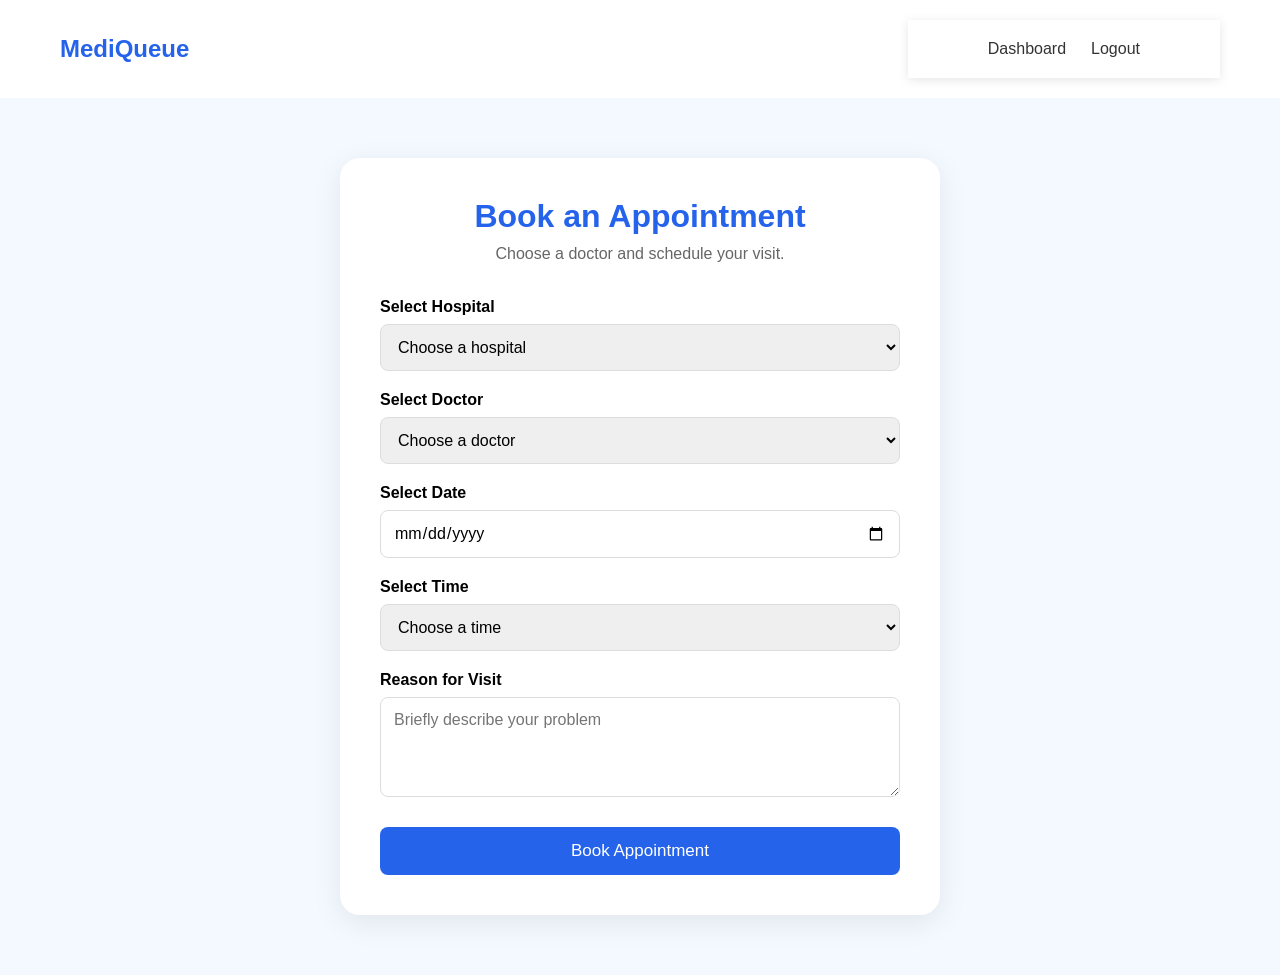
<file: frontend/appointment.html>
<!DOCTYPE html>
<html lang="en">

<head>
    <meta charset="UTF-8">
    <meta name="viewport" content="width=device-width, initial-scale=1.0">

    <title>Book Appointment - MediQueue</title>

    <link rel="stylesheet" href="css/style.css">
</head>

<body>

    <header class="dashboard-header">

        <h2>MediQueue</h2>

        <nav>
            <a href="patient-dashboard.html">Dashboard</a>
            <a href="index.html">Logout</a>
        </nav>

    </header>


    <main class="appointment-page">

        <div class="appointment-box">

            <h1>Book an Appointment</h1>

            <p class="appointment-subtitle">
                Choose a doctor and schedule your visit.
            </p>


            <form id="appointmentForm">

                <label for="hospital">Select Hospital</label>

                <select id="hospital" required>
                    <option value="">Choose a hospital</option>
                    <option value="city-hospital">City Hospital</option>
                    <option value="apollo">Apollo Hospital</option>
                    <option value="fortis">Fortis Hospital</option>
                </select>


                <label for="doctor">Select Doctor</label>

                <select id="doctor" required>
                    <option value="">Choose a doctor</option>
                    <option value="dr-sharma">Dr. Sharma - Cardiologist</option>
                    <option value="dr-mehta">Dr. Mehta - General Physician</option>
                    <option value="dr-singh">Dr. Singh - Orthopedic</option>
                </select>


                <label for="appointmentDate">Select Date</label>

                <input
                    type="date"
                    id="appointmentDate"
                    required
                >


                <label for="appointmentTime">Select Time</label>

                <select id="appointmentTime" required>

                    <option value="">Choose a time</option>

                    <option value="10:00">10:00 AM</option>
                    <option value="10:30">10:30 AM</option>
                    <option value="11:00">11:00 AM</option>
                    <option value="11:30">11:30 AM</option>
                    <option value="12:00">12:00 PM</option>
                    <option value="12:30">12:30 PM</option>

                </select>


                <label for="reason">Reason for Visit</label>

                <textarea
                    id="reason"
                    placeholder="Briefly describe your problem"
                    rows="4"
                ></textarea>


                <button
                    type="submit"
                    class="login-button"
                >
                    Book Appointment
                </button>

            </form>

        </div>

    </main>


    <script src="js/script.js"></script>

</body>

</html>
</file>
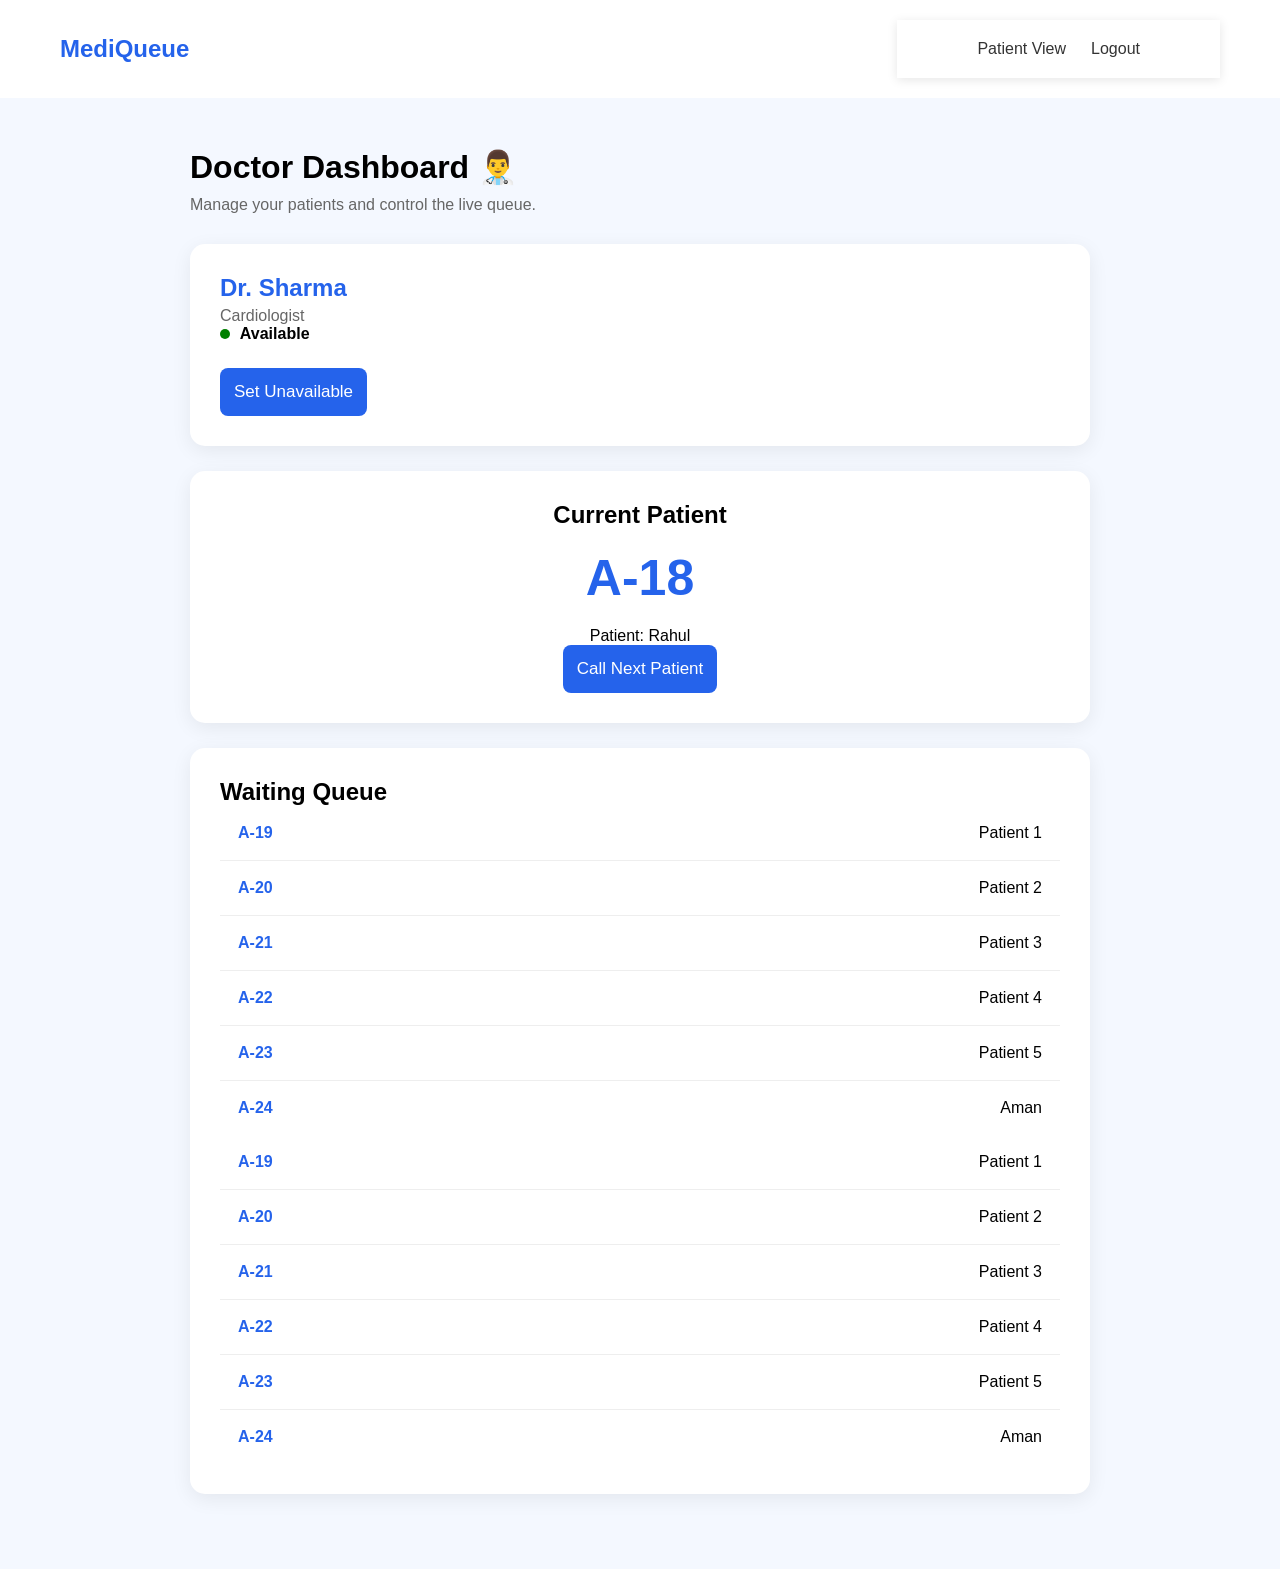
<file: frontend/doctor-dashboard.html>
<!DOCTYPE html>
<html lang="en">

<head>
    <meta charset="UTF-8">
    <meta name="viewport" content="width=device-width, initial-scale=1.0">

    <title>Doctor Dashboard - MediQueue</title>

    <link rel="stylesheet" href="css/style.css">
</head>

<body>

    <header class="dashboard-header">

        <h2>MediQueue</h2>

        <nav>
            <a href="patient-dashboard.html">Patient View</a>
            <a href="index.html">Logout</a>
        </nav>

    </header>


    <main class="doctor-page">

        <div class="doctor-container">

            <h1>Doctor Dashboard 👨‍⚕️</h1>

            <p class="doctor-subtitle">
                Manage your patients and control the live queue.
            </p>


            <!-- Doctor Information -->

            <div class="doctor-card">

                <h2>Dr. Sharma</h2>

                <p>Cardiologist</p>

               <div class="doctor-status" id="doctorStatus">

    <span class="status-dot"></span>

    <span id="statusText">Available</span>

</div>

<button
    id="availabilityButton"
    class="login-button">

    Set Unavailable

</button>

            </div>


            <!-- Current Patient -->

            <div class="current-patient">

                <h2>Current Patient</h2>

                <div class="current-token">
                    A-18
                </div>

                <p>
                    Patient: Rahul
                </p>

                <button
                    id="nextPatientButton"
                    class="login-button">

                    Call Next Patient

                </button>

            </div>


            <!-- Waiting Queue -->

            <div class="waiting-queue">

                <h2>Waiting Queue</h2>

                <div id="queueList"></div>

                    <div class="queue-patient">
                        <span>A-19</span>
                        <span>Patient 1</span>
                    </div>

                    <div class="queue-patient">
                        <span>A-20</span>
                        <span>Patient 2</span>
                    </div>

                    <div class="queue-patient">
                        <span>A-21</span>
                        <span>Patient 3</span>
                    </div>

                    <div class="queue-patient">
                        <span>A-22</span>
                        <span>Patient 4</span>
                    </div>

                    <div class="queue-patient">
                        <span>A-23</span>
                        <span>Patient 5</span>
                    </div>

                    <div class="queue-patient">
                        <span>A-24</span>
                        <span>Aman</span>
                    </div>

                </div>

            </div>

        </div>

    </main>
    <script>

const button =
    document.getElementById("nextPatientButton");

const token =
    document.querySelector(".current-token");

const queueList =
    document.getElementById("queueList");


let currentToken =
    Number(localStorage.getItem("currentToken")) || 18;

const lastToken = 24;


function displayQueue() {

    queueList.innerHTML = "";

    for (
        let tokenNumber = currentToken + 1;
        tokenNumber <= lastToken;
        tokenNumber++
    ) {

        const patient = document.createElement("div");

        patient.className = "queue-patient";

        patient.innerHTML = `
            <span>A-${tokenNumber}</span>
            <span>
                ${
                    tokenNumber === 24
                    ? "Aman"
                    : "Patient " + (tokenNumber - 18)
                }
            </span>
        `;

        queueList.appendChild(patient);
    }
}


function updateCurrentPatient() {

    token.textContent =
        "A-" + currentToken;

    localStorage.setItem(
        "currentToken",
        currentToken
    );

    displayQueue();
}


button.addEventListener("click", function () {

    if (currentToken < lastToken) {

        currentToken++;

        updateCurrentPatient();

        alert(
            "Now calling patient A-" +
            currentToken
        );

    } else {

        alert("No more patients in the queue.");

    }

});


updateCurrentPatient();

// =========================
// DOCTOR AVAILABILITY
// =========================

const availabilityButton =
    document.getElementById("availabilityButton");

const statusText =
    document.getElementById("statusText");

let doctorAvailable =
    localStorage.getItem("doctorAvailable");

if (doctorAvailable === null) {
    doctorAvailable = true;
} else {
    doctorAvailable = doctorAvailable === "true";
}


function updateDoctorStatus() {

    if (doctorAvailable) {

        statusText.textContent = "Available";

        availabilityButton.textContent =
            "Set Unavailable";

    } else {

        statusText.textContent = "Unavailable";

        availabilityButton.textContent =
            "Set Available";
    }
}


availabilityButton.addEventListener("click", function () {

    doctorAvailable = !doctorAvailable;

    localStorage.setItem(
        "doctorAvailable",
        doctorAvailable
    );

    updateDoctorStatus();

});


updateDoctorStatus();
</script>

</body>

</html>
</file>
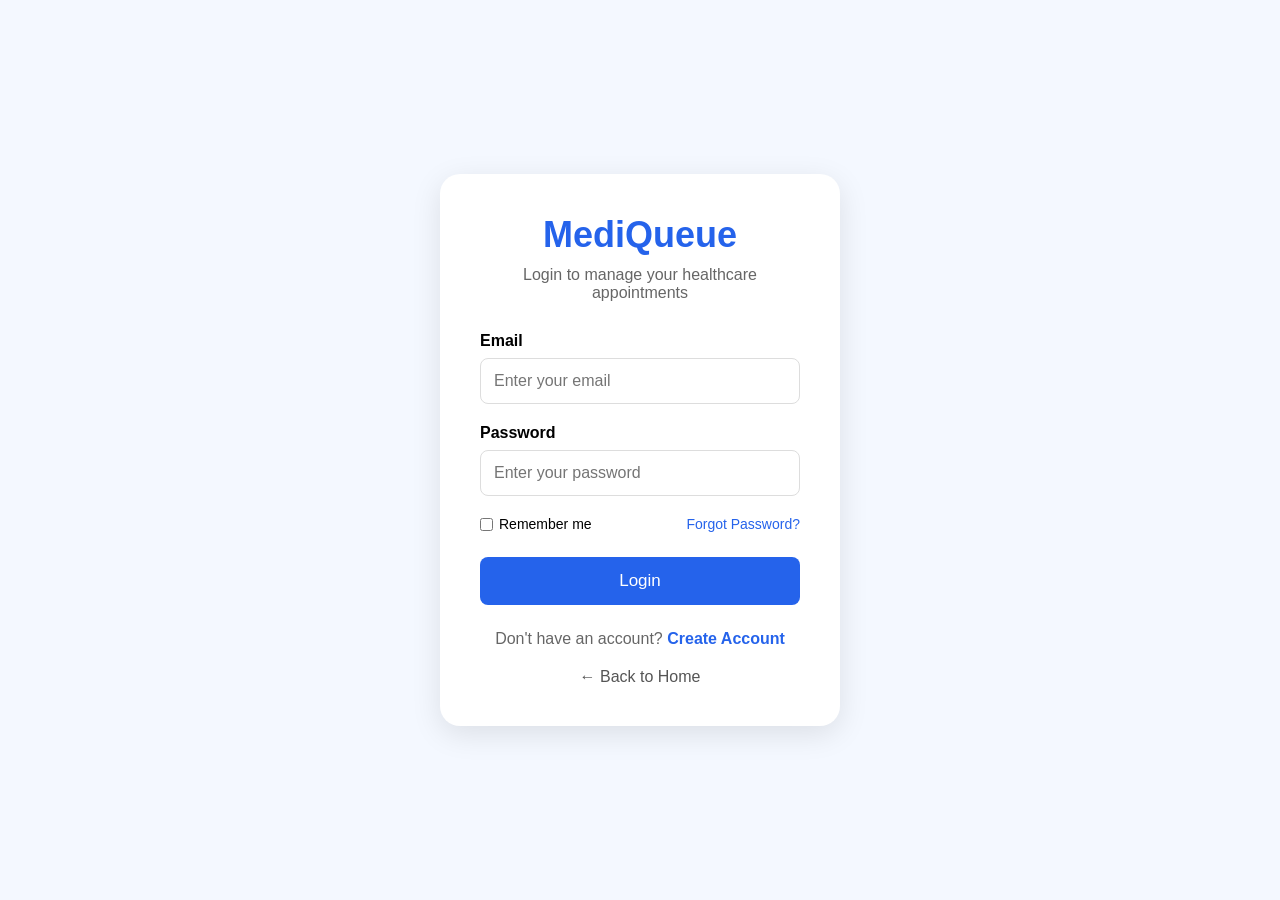
<file: frontend/login.html>
<!DOCTYPE html>
<html lang="en">
<head>
    <meta charset="UTF-8">
    <meta name="viewport" content="width=device-width, initial-scale=1.0">
    <title>Login - MediQueue</title>

    <link rel="stylesheet" href="css/style.css">
</head>

<body>

    <div class="login-container">

        <div class="login-box">

            <h1>MediQueue</h1>
            <p class="login-subtitle">Login to manage your healthcare appointments</p>

            <form id="loginForm">

                <label for="email">Email</label>
                <input
                    type="email"
                    id="email"
                    placeholder="Enter your email"
                    required
                >

                <label for="password">Password</label>
                <input
                    type="password"
                    id="password"
                    placeholder="Enter your password"
                    required
                >

                <div class="login-options">
                    <label>
                        <input type="checkbox">
                        Remember me
                    </label>

                    <a href="#">Forgot Password?</a>
                </div>

                <button type="submit" class="login-button">
                    Login
                </button>

            </form>

            <p class="register-link">
                Don't have an account?
                <a href="register.html">Create Account</a>
            </p>

            <a href="index.html" class="back-home">
                ← Back to Home
            </a>

        </div>

    </div>

    <script src="js/script.js"></script>

</body>
</html>
</file>
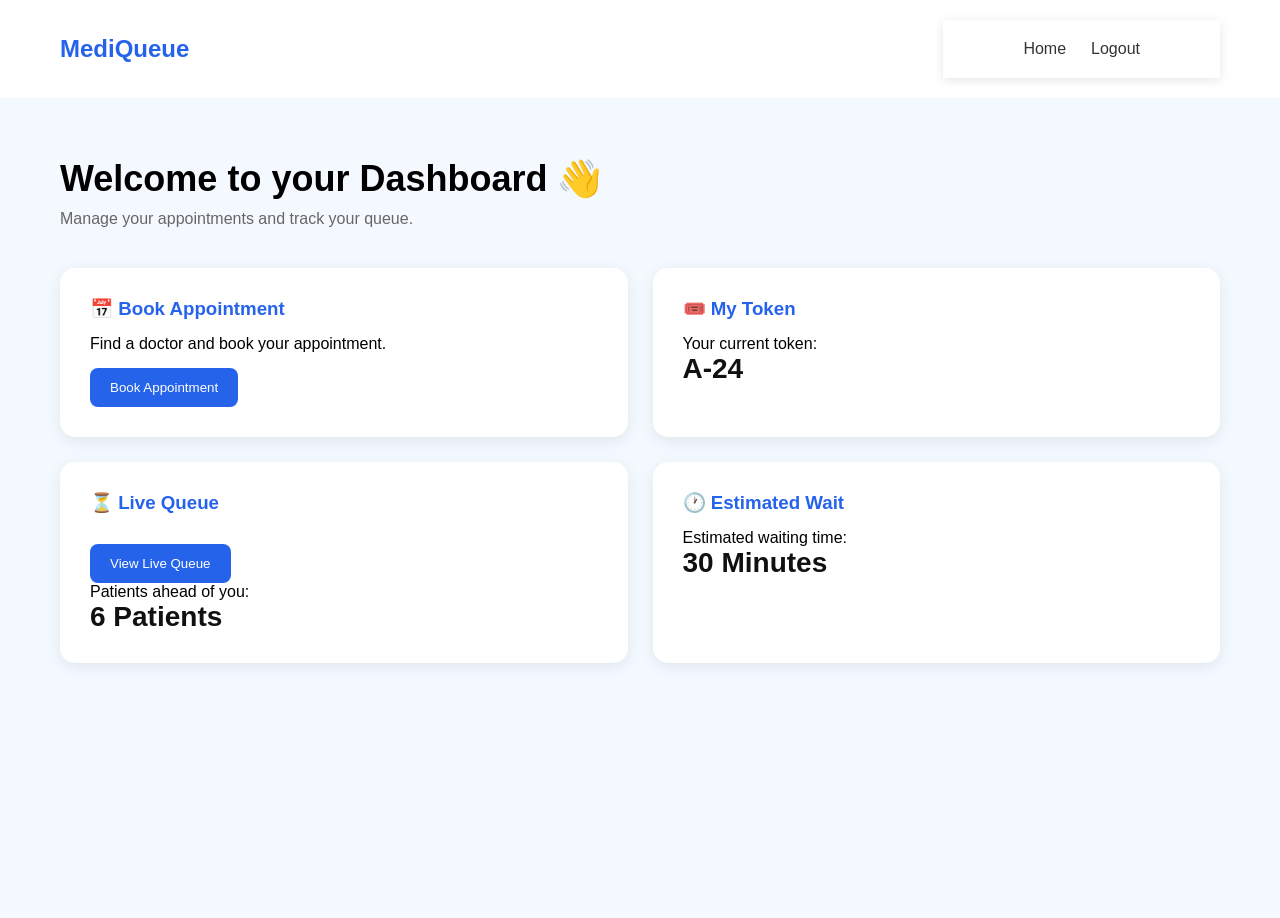
<file: frontend/patient-dashboard.html>
<!DOCTYPE html>
<html lang="en">

<head>
    <meta charset="UTF-8">
    <meta name="viewport" content="width=device-width, initial-scale=1.0">

    <title>Patient Dashboard - MediQueue</title>

    <link rel="stylesheet" href="css/style.css">
</head>

<body>

    <header class="dashboard-header">

        <h2>MediQueue</h2>

        <nav>
            <a href="index.html">Home</a>
            <a href="index.html">Logout</a>
        </nav>

    </header>


    <main class="dashboard">

        <h1>Welcome to your Dashboard 👋</h1>

        <p class="dashboard-subtitle">
            Manage your appointments and track your queue.
        </p>


        <section class="dashboard-cards">

            <div class="dashboard-card">

                <h3>📅 Book Appointment</h3>

                <p>
                    Find a doctor and book your appointment.
                </p>

                <button onclick="window.location.href='/appointment.html'">
    Book Appointment
</button>

            </div>


            <div class="dashboard-card">

                <h3>🎟️ My Token</h3>

                <p>
                    Your current token:
                </p>

                <strong>A-24</strong>

            </div>


            <div class="dashboard-card">

                <h3>⏳ Live Queue</h3>
                <button onclick="window.location.href='queue.html'">
    View Live Queue
</button>

                <p>
                    Patients ahead of you:
                </p>

                <strong>6 Patients</strong>

            </div>


            <div class="dashboard-card">

                <h3>🕐 Estimated Wait</h3>

                <p>
                    Estimated waiting time:
                </p>

                <strong>30 Minutes</strong>

            </div>

        </section>

    </main>

</body>

</html>
</file>
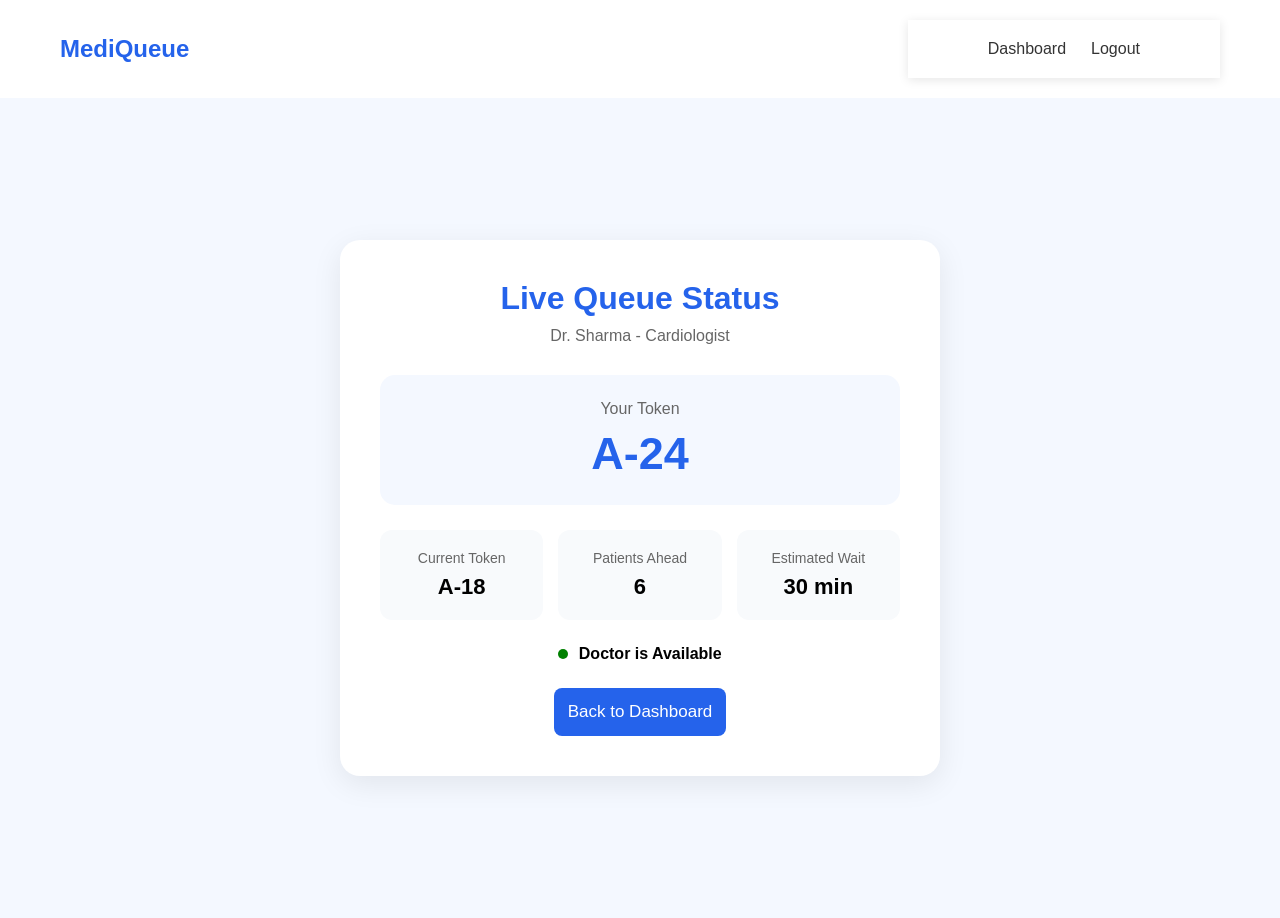
<file: frontend/queue.html>
<!DOCTYPE html>
<html lang="en">

<head>
    <meta charset="UTF-8">
    <meta name="viewport" content="width=device-width, initial-scale=1.0">

    <title>Live Queue - MediQueue</title>

    <link rel="stylesheet" href="css/style.css">
</head>

<body>

    <header class="dashboard-header">

        <h2>MediQueue</h2>

        <nav>
            <a href="patient-dashboard.html">Dashboard</a>
            <a href="index.html">Logout</a>
        </nav>

    </header>


    <main class="queue-page">

        <div class="queue-box">

            <h1>Live Queue Status</h1>

            <p class="queue-doctor">
                Dr. Sharma - Cardiologist
            </p>

            <div class="token-section">

                <p>Your Token</p>

                <h2>A-24</h2>

            </div>


            <div class="queue-info">

    <div>
        <span>Current Token</span>
        <strong id="currentToken">A-18</strong>
    </div>

    <div>
        <span>Patients Ahead</span>
        <strong id="patientsAhead">6</strong>
    </div>

    <div>
        <span>Estimated Wait</span>
        <strong id="estimatedWait">30 min</strong>
    </div>

</div>


            <div class="doctor-status">

    <span class="status-dot" id="patientStatusDot"></span>

    <span id="patientDoctorStatus">
        Doctor is Available
    </span>

</div>


            <button
                class="login-button"
                onclick="window.location.href='patient-dashboard.html'">

                Back to Dashboard

            </button>

        </div>

    </main>
    <script>

const currentTokenElement =
    document.getElementById("currentToken");

const patientsAheadElement =
    document.getElementById("patientsAhead");

const estimatedWaitElement =
    document.getElementById("estimatedWait");

const yourTokenNumber = 24;

const averageTimePerPatient = 5;


function updatePatientQueue() {

    let currentToken =
        Number(localStorage.getItem("currentToken")) || 18;

    let patientsAhead =
        yourTokenNumber - currentToken;

    if (patientsAhead < 0) {
        patientsAhead = 0;
    }

    let estimatedWait =
        patientsAhead * averageTimePerPatient;

    currentTokenElement.textContent =
        "A-" + currentToken;

    patientsAheadElement.textContent =
        patientsAhead;

    estimatedWaitElement.textContent =
        estimatedWait + " min";
}


updatePatientQueue();

setInterval(updatePatientQueue, 1000);
// =========================
// DOCTOR AVAILABILITY
// =========================

const patientDoctorStatus =
    document.getElementById("patientDoctorStatus");

const patientStatusDot =
    document.getElementById("patientStatusDot");


function updateDoctorAvailability() {

    const doctorAvailable =
        localStorage.getItem("doctorAvailable") !== "false";


    if (doctorAvailable) {

        patientDoctorStatus.textContent =
            "Doctor is Available";

    } else {

        patientDoctorStatus.textContent =
            "Doctor is Unavailable";

    }
}


updateDoctorAvailability();

setInterval(updateDoctorAvailability, 1000);

</script>

</body>
</html>
</file>
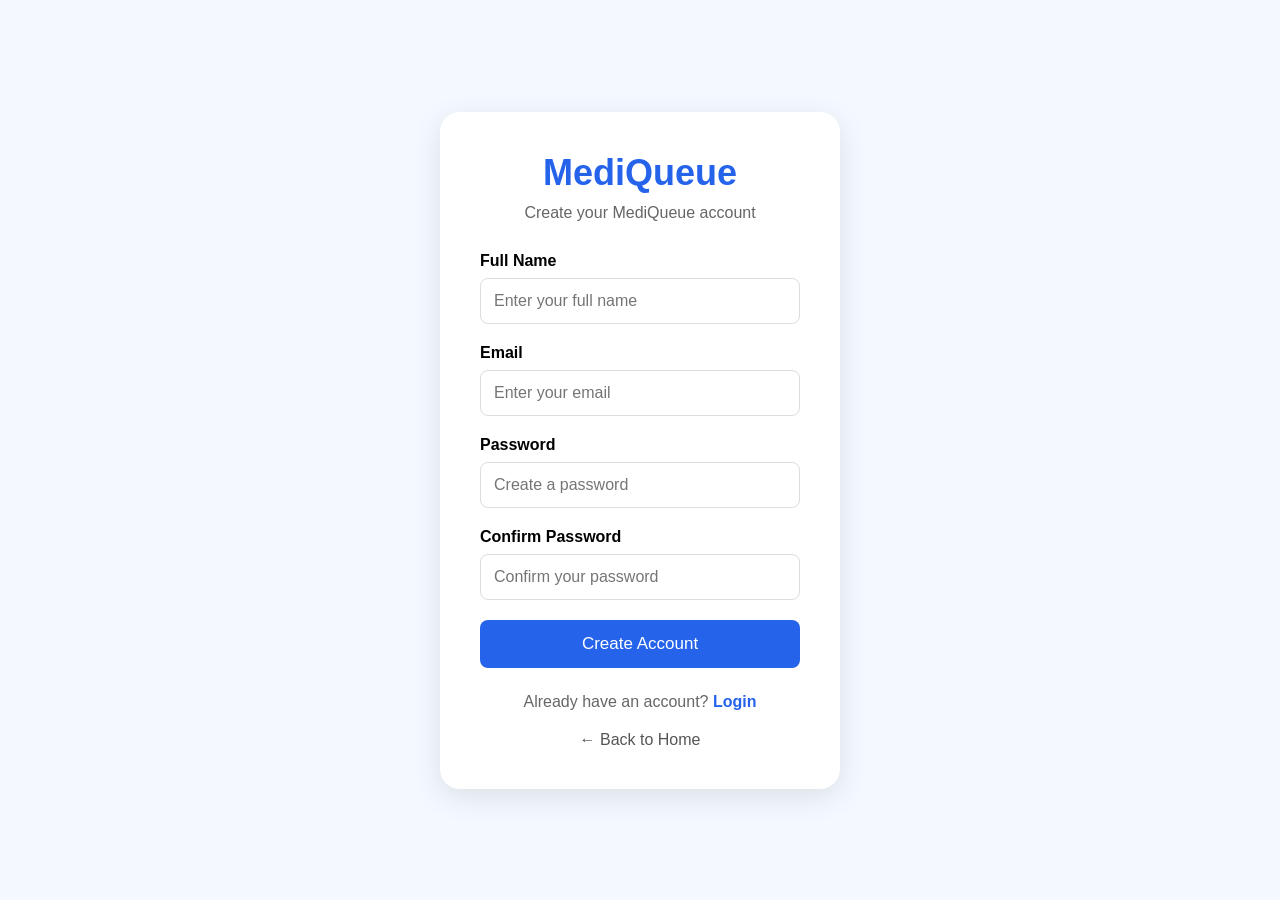
<file: frontend/register.html>
<!DOCTYPE html>
<html lang="en">

<head>
    <meta charset="UTF-8">
    <meta name="viewport" content="width=device-width, initial-scale=1.0">

    <title>Register - MediQueue</title>

    <link rel="stylesheet" href="css/style.css">
</head>

<body>

    <div class="login-container">

        <div class="login-box">

            <h1>MediQueue</h1>

            <p class="login-subtitle">
                Create your MediQueue account
            </p>

            <form id="registerForm">

                <label for="name">Full Name</label>

                <input
                    type="text"
                    id="name"
                    placeholder="Enter your full name"
                    required
                >


                <label for="registerEmail">Email</label>

                <input
                    type="email"
                    id="registerEmail"
                    placeholder="Enter your email"
                    required
                >


                <label for="registerPassword">Password</label>

                <input
                    type="password"
                    id="registerPassword"
                    placeholder="Create a password"
                    required
                >


                <label for="confirmPassword">Confirm Password</label>

                <input
                    type="password"
                    id="confirmPassword"
                    placeholder="Confirm your password"
                    required
                >


                <button type="submit" class="login-button">
                    Create Account
                </button>

            </form>


            <p class="register-link">

                Already have an account?

                <a href="login.html">
                    Login
                </a>

            </p>


            <a href="index.html" class="back-home">
                ← Back to Home
            </a>

        </div>

    </div>


    <script src="js/script.js"></script>

</body>

</html>
</file>
<file: frontend/css/style.css>
* {
    margin: 0;
    padding: 0;
    box-sizing: border-box;
    font-family: 'Poppins', sans-serif;
}

body {
    background: #f8fafc;
}

nav {
    display: flex;
    justify-content: space-between;
    align-items: center;
    padding: 20px 80px;
    background: white;
    box-shadow: 0 2px 10px rgba(0,0,0,0.1);
}

nav h2 {
    color: #2563eb;
}

nav ul {
    display: flex;
    list-style: none;
    gap: 30px;
}

nav a {
    text-decoration: none;
    color: #333;
    font-weight: 500;
}

nav button {
    padding: 10px 20px;
    margin-left: 10px;
    border: none;
    border-radius: 8px;
    background: #2563eb;
    color: white;
    cursor: pointer;
}

nav button:hover {
    background: #1d4ed8;
}
/* Hero Section */

.hero{
    display:flex;
    justify-content:space-between;
    align-items:center;
    padding:80px;
}

.hero-text{
    width:50%;
}

.hero-text h1{
    font-size:55px;
    color:#2563eb;
    margin-bottom:20px;
}

.hero-text h2{
    font-size:32px;
    margin-bottom:20px;
}

.hero-text p{
    font-size:18px;
    color:#555;
    margin-bottom:30px;
    line-height:1.6;
}

.hero-text button{
    padding:15px 35px;
    border:none;
    border-radius:10px;
    background:#2563eb;
    color:white;
    font-size:18px;
    cursor:pointer;
}

.hero-image img{
    width:500px;
    border-radius:20px;
}
/* =========================
   LOGIN PAGE
========================= */

.login-container {
    min-height: 100vh;
    display: flex;
    justify-content: center;
    align-items: center;
    background: #f4f8ff;
}

.login-box {
    width: 400px;
    padding: 40px;
    background: white;
    border-radius: 20px;
    box-shadow: 0 8px 30px rgba(0, 0, 0, 0.1);
}

.login-box h1 {
    text-align: center;
    font-size: 36px;
    color: #2563eb;
    margin-bottom: 10px;
}

.login-subtitle {
    text-align: center;
    color: #666;
    margin-bottom: 30px;
}

.login-box form {
    display: flex;
    flex-direction: column;
}

.login-box label {
    margin-bottom: 8px;
    font-weight: 600;
}

.login-box input[type="text"],
.login-box input[type="email"],
.login-box input[type="password"] {
    width: 100%;
    box-sizing: border-box;
    padding: 13px;
    margin-bottom: 20px;
    border: 1px solid #ddd;
    border-radius: 8px;
    font-size: 16px;
}
.login-options {
    display: flex;
    justify-content: space-between;
    align-items: center;
    margin-bottom: 25px;
    font-size: 14px;
}

.login-options label {
    display: flex;
    align-items: center;
    gap: 6px;
    margin: 0;
    font-weight: normal;
}

.login-options input {
    margin: 0;
}

.login-options a {
    color: #2563eb;
    text-decoration: none;
}

.login-button {
    padding: 14px;
    border: none;
    border-radius: 8px;
    background: #2563eb;
    color: white;
    font-size: 17px;
    cursor: pointer;
}

.login-button:hover {
    background: #1d4ed8;
}

.register-link {
    text-align: center;
    margin-top: 25px;
    color: #666;
}

.register-link a {
    color: #2563eb;
    text-decoration: none;
    font-weight: 600;
}

.back-home {
    display: block;
    text-align: center;
    margin-top: 20px;
    color: #555;
    text-decoration: none;
}
/* =========================
   PATIENT DASHBOARD
========================= */

.dashboard-header {
    display: flex;
    justify-content: space-between;
    align-items: center;
    padding: 20px 60px;
    background: white;
    box-shadow: 0 2px 10px rgba(0, 0, 0, 0.08);
}

.dashboard-header h2 {
    color: #2563eb;
}

.dashboard-header nav {
    display: flex;
    gap: 25px;
}

.dashboard-header nav a {
    text-decoration: none;
    color: #333;
}

.dashboard {
    padding: 60px;
    background: #f4f8ff;
    min-height: calc(100vh - 80px);
}

.dashboard h1 {
    font-size: 36px;
    margin-bottom: 10px;
}

.dashboard-subtitle {
    color: #666;
    margin-bottom: 40px;
}

.dashboard-cards {
    display: grid;
    grid-template-columns: repeat(2, 1fr);
    gap: 25px;
}

.dashboard-card {
    background: white;
    padding: 30px;
    border-radius: 15px;
    box-shadow: 0 4px 15px rgba(0, 0, 0, 0.08);
}

.dashboard-card h3 {
    color: #2563eb;
    margin-bottom: 15px;
}

.dashboard-card strong {
    font-size: 28px;
    color: #111;
}

.dashboard-card button {
    margin-top: 15px;
    padding: 12px 20px;
    border: none;
    border-radius: 8px;
    background: #2563eb;
    color: white;
    cursor: pointer;
}
/* =========================
   APPOINTMENT PAGE
========================= */

.appointment-page {
    min-height: calc(100vh - 80px);
    padding: 60px 20px;
    background: #f4f8ff;
    display: flex;
    justify-content: center;
}

.appointment-box {
    width: 600px;
    background: white;
    padding: 40px;
    border-radius: 20px;
    box-shadow: 0 8px 30px rgba(0, 0, 0, 0.08);
}

.appointment-box h1 {
    text-align: center;
    color: #2563eb;
    margin-bottom: 10px;
}

.appointment-subtitle {
    text-align: center;
    color: #666;
    margin-bottom: 35px;
}

.appointment-box form {
    display: flex;
    flex-direction: column;
}

.appointment-box label {
    margin-bottom: 8px;
    font-weight: 600;
}

.appointment-box input,
.appointment-box select,
.appointment-box textarea {
    width: 100%;
    box-sizing: border-box;
    padding: 13px;
    margin-bottom: 20px;
    border: 1px solid #ddd;
    border-radius: 8px;
    font-size: 16px;
    font-family: inherit;
}

.appointment-box textarea {
    resize: vertical;
}

.appointment-box button {
    margin-top: 10px;
}
/* =========================
   LIVE QUEUE
========================= */

.queue-page {
    min-height: calc(100vh - 80px);
    background: #f4f8ff;
    display: flex;
    justify-content: center;
    align-items: center;
    padding: 40px 20px;
}

.queue-box {
    width: 600px;
    background: white;
    padding: 40px;
    border-radius: 20px;
    text-align: center;
    box-shadow: 0 8px 30px rgba(0, 0, 0, 0.08);
}

.queue-box h1 {
    color: #2563eb;
    margin-bottom: 10px;
}

.queue-doctor {
    color: #666;
    margin-bottom: 30px;
}

.token-section {
    background: #f4f8ff;
    padding: 25px;
    border-radius: 15px;
    margin-bottom: 25px;
}

.token-section p {
    margin: 0 0 10px;
    color: #666;
}

.token-section h2 {
    font-size: 45px;
    margin: 0;
    color: #2563eb;
}

.queue-info {
    display: grid;
    grid-template-columns: repeat(3, 1fr);
    gap: 15px;
    margin-bottom: 25px;
}

.queue-info div {
    padding: 20px 10px;
    background: #f8fafc;
    border-radius: 12px;
}

.queue-info span {
    display: block;
    font-size: 14px;
    color: #666;
    margin-bottom: 8px;
}

.queue-info strong {
    font-size: 22px;
}

.doctor-status {
    margin-bottom: 25px;
    font-weight: 600;
}

.status-dot {
    display: inline-block;
    width: 10px;
    height: 10px;
    background: green;
    border-radius: 50%;
    margin-right: 6px;
}
/* =========================
   QR CHECK-IN
========================= */

.qr-page {
    min-height: calc(100vh - 80px);
    background: #f4f8ff;
    display: flex;
    justify-content: center;
    align-items: center;
    padding: 40px 20px;
}

.qr-box {
    width: 500px;
    background: white;
    padding: 40px;
    border-radius: 20px;
    text-align: center;
    box-shadow: 0 8px 30px rgba(0, 0, 0, 0.08);
}

.qr-box h1 {
    color: #2563eb;
    margin-bottom: 10px;
}

.qr-subtitle {
    color: #666;
    margin-bottom: 25px;
}

.appointment-summary {
    background: #f8fafc;
    padding: 20px;
    border-radius: 12px;
    text-align: left;
    margin-bottom: 25px;
}

.appointment-summary h3 {
    margin-top: 0;
    color: #2563eb;
}

.appointment-summary p {
    margin: 8px 0;
}

#qrcode {
    display: flex;
    justify-content: center;
    margin: 25px 0;
}

#qrcode img {
    padding: 10px;
    background: white;
    border: 1px solid #ddd;
}

.scan-message {
    color: #666;
    margin-bottom: 25px;
}

.secondary-button {
    padding: 12px 20px;
    border: 1px solid #2563eb;
    border-radius: 8px;
    background: white;
    color: #2563eb;
    cursor: pointer;
    font-size: 16px;
}
/* =========================
   DOCTOR DASHBOARD
========================= */

.doctor-page {
    min-height: calc(100vh - 80px);
    background: #f4f8ff;
    padding: 50px 20px;
}

.doctor-container {
    max-width: 900px;
    margin: auto;
}

.doctor-container > h1 {
    margin-bottom: 10px;
}

.doctor-subtitle {
    color: #666;
    margin-bottom: 30px;
}

.doctor-card,
.current-patient,
.waiting-queue {
    background: white;
    padding: 30px;
    border-radius: 15px;
    margin-bottom: 25px;
    box-shadow: 0 5px 20px rgba(0, 0, 0, 0.07);
}

.doctor-card h2 {
    color: #2563eb;
    margin-bottom: 5px;
}

.doctor-card p {
    color: #666;
}

.current-patient {
    text-align: center;
}

.current-token {
    font-size: 50px;
    font-weight: bold;
    color: #2563eb;
    margin: 20px 0;
}

.queue-patient {
    display: flex;
    justify-content: space-between;
    padding: 18px;
    border-bottom: 1px solid #eee;
}

.queue-patient:last-child {
    border-bottom: none;
}

.queue-patient span:first-child {
    font-weight: bold;
    color: #2563eb;
}
</file>
